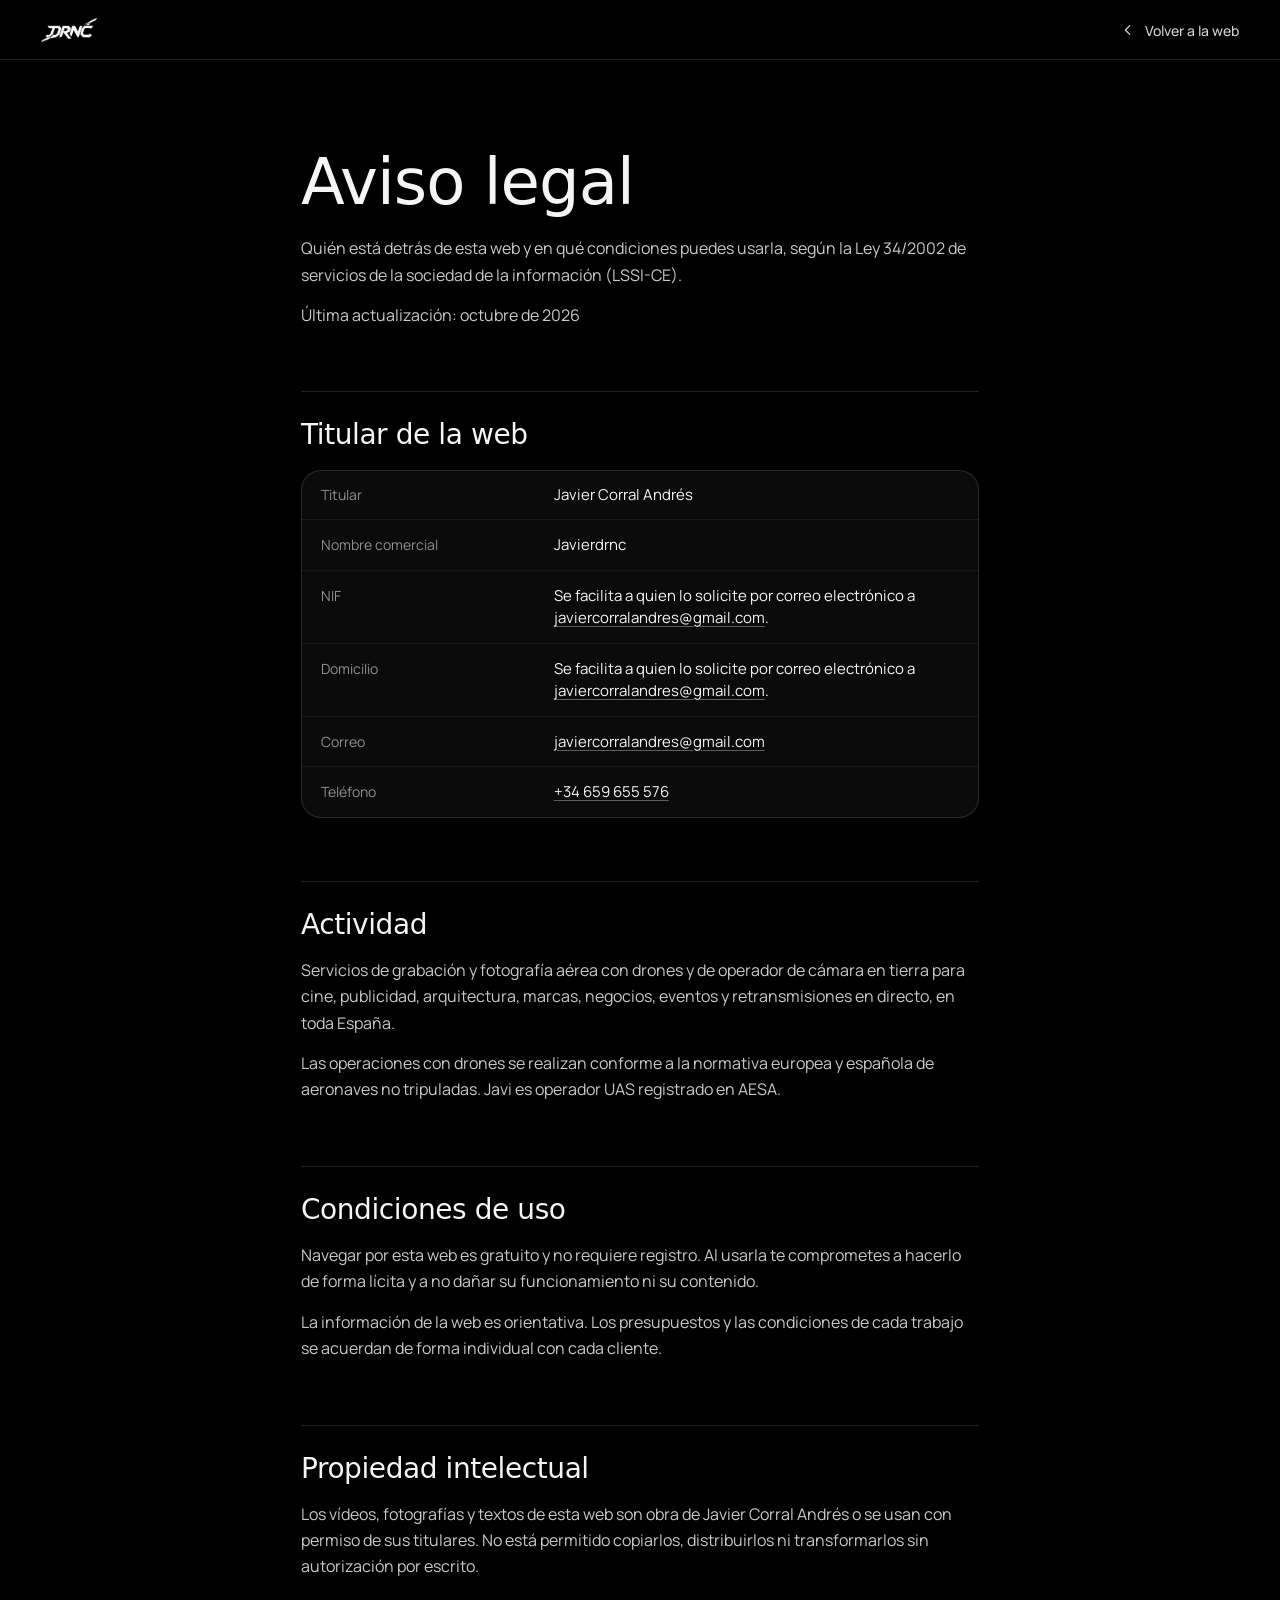
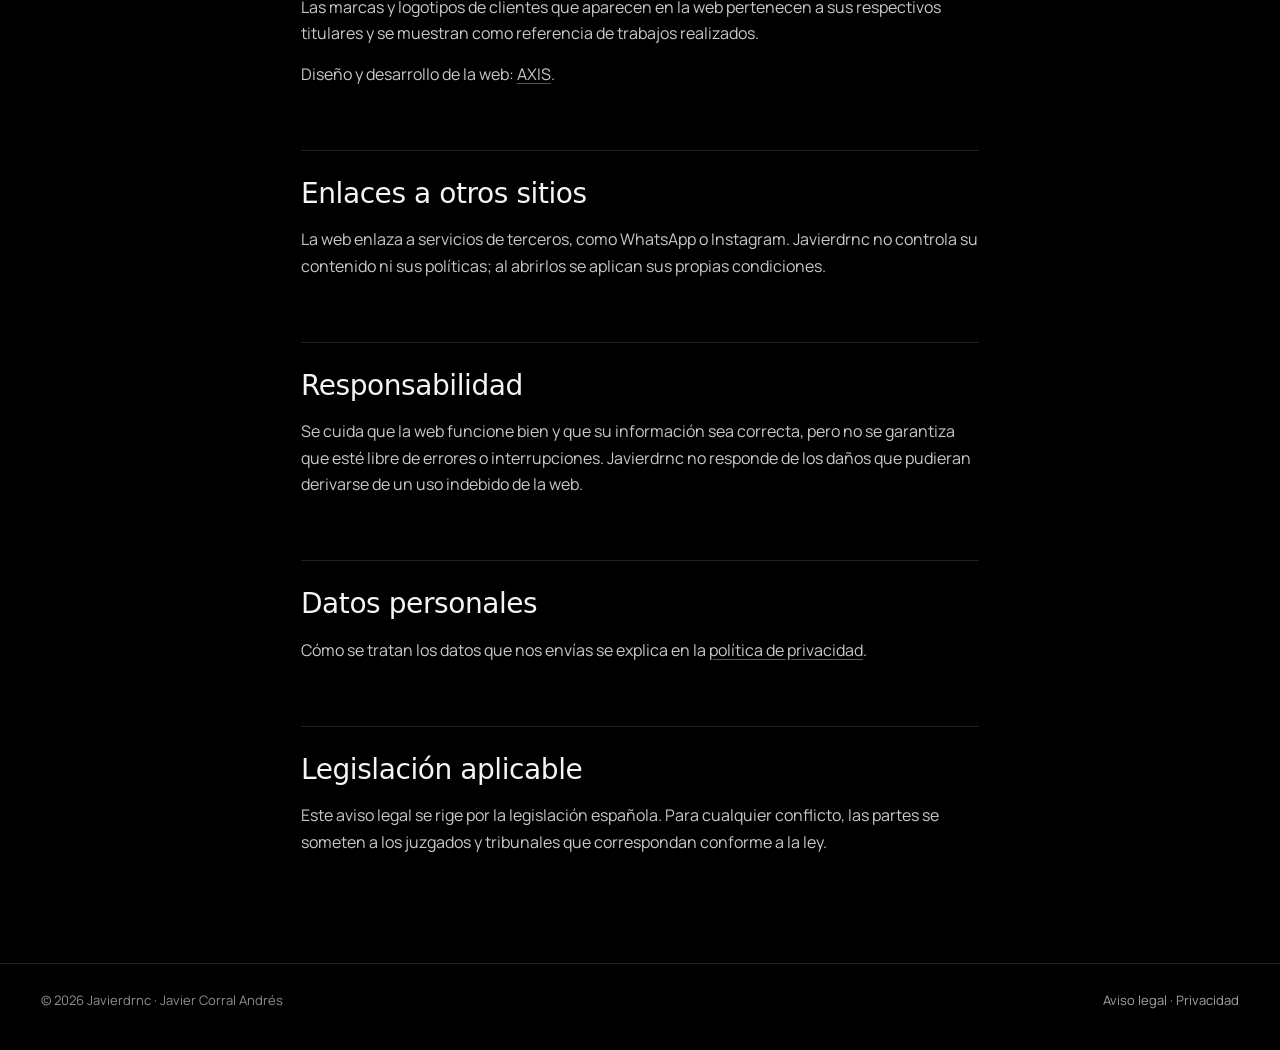
<file: aviso-legal.html>
<!doctype html>
<html lang="es">
<head>
  <meta charset="utf-8">
  <meta name="viewport" content="width=device-width, initial-scale=1, viewport-fit=cover">
  <title>Aviso legal — Javierdrnc</title>
  <meta name="description" content="Aviso legal de Javierdrnc, piloto de drones y operador de cámara.">
  <meta name="robots" content="noindex, follow">
  <link rel="canonical" href="https://javierdrnc.com/aviso-legal.html">
  <meta name="theme-color" content="#000000">
  <link rel="icon" type="image/png" sizes="32x32" href="favicon-32.png">
  <link rel="apple-touch-icon" href="apple-touch-icon.png">
  <link rel="preconnect" href="https://fonts.googleapis.com">
  <link rel="preconnect" href="https://fonts.gstatic.com" crossorigin>
  <link rel="preconnect" href="https://api.fontshare.com" crossorigin>
  <link href="https://api.fontshare.com/v2/css?f[]=clash-display@300,400&display=swap" rel="stylesheet">
  <link href="https://fonts.googleapis.com/css2?family=Fragment+Mono&family=Manrope:wght@300;400;500;600&display=swap" rel="stylesheet">
  <link rel="stylesheet" href="css/style.css?v=20261028i">
  <link rel="stylesheet" href="css/legal.css?v=20261028i">
</head>
<body>
  <header class="legal-nav">
    <a href="index.html" aria-label="Javierdrnc, inicio"><img class="nav__logo" src="assets/img/logo-javierdrnc-mini.png" alt="Javierdrnc" width="570" height="242"></a>
    <a class="legal-back" href="index.html"><svg viewBox="0 0 16 16" aria-hidden="true" fill="none" stroke="currentColor" stroke-width="1.5" stroke-linecap="round" stroke-linejoin="round"><path d="M10 3 5 8l5 5"/></svg>Volver a la web</a>
  </header>
  <main class="legal">
    <h1 class="legal__title">Aviso legal</h1>
    <p class="legal__intro">Quién está detrás de esta web y en qué condiciones puedes usarla, según la Ley 34/2002 de servicios de la sociedad de la información (LSSI-CE).</p>
    <p class="legal__updated">Última actualización: octubre de 2026</p>

    <section>
      <h2>Titular de la web</h2>
    <dl class="legal-card">
      <div><dt>Titular</dt><dd>Javier Corral Andrés</dd></div>
      <div><dt>Nombre comercial</dt><dd>Javierdrnc</dd></div>
      <div><dt>NIF</dt><dd>Se facilita a quien lo solicite por correo electrónico a <a href="mailto:javiercorralandres@gmail.com">javiercorralandres@gmail.com</a>.</dd></div>
      <div><dt>Domicilio</dt><dd>Se facilita a quien lo solicite por correo electrónico a <a href="mailto:javiercorralandres@gmail.com">javiercorralandres@gmail.com</a>.</dd></div>
      <div><dt>Correo</dt><dd><a href="mailto:javiercorralandres@gmail.com">javiercorralandres@gmail.com</a></dd></div>
      <div><dt>Teléfono</dt><dd><a href="tel:+34659655576">+34 659 655 576</a></dd></div>
    </dl>
    </section>

    <section>
      <h2>Actividad</h2>
      <p>Servicios de grabación y fotografía aérea con drones y de operador de cámara en tierra para cine, publicidad, arquitectura, marcas, negocios, eventos y retransmisiones en directo, en toda España.</p>
      <p>Las operaciones con drones se realizan conforme a la normativa europea y española de aeronaves no tripuladas. Javi es operador UAS registrado en AESA.</p>
    </section>

    <section>
      <h2>Condiciones de uso</h2>
      <p>Navegar por esta web es gratuito y no requiere registro. Al usarla te comprometes a hacerlo de forma lícita y a no dañar su funcionamiento ni su contenido.</p>
      <p>La información de la web es orientativa. Los presupuestos y las condiciones de cada trabajo se acuerdan de forma individual con cada cliente.</p>
    </section>

    <section>
      <h2>Propiedad intelectual</h2>
      <p>Los vídeos, fotografías y textos de esta web son obra de Javier Corral Andrés o se usan con permiso de sus titulares. No está permitido copiarlos, distribuirlos ni transformarlos sin autorización por escrito.</p>
      <p>Las marcas y logotipos de clientes que aparecen en la web pertenecen a sus respectivos titulares y se muestran como referencia de trabajos realizados.</p>
      <p>Diseño y desarrollo de la web: <a href="https://www.axisagencia.es" target="_blank" rel="noopener">AXIS</a>.</p>
    </section>

    <section>
      <h2>Enlaces a otros sitios</h2>
      <p>La web enlaza a servicios de terceros, como WhatsApp o Instagram. Javierdrnc no controla su contenido ni sus políticas; al abrirlos se aplican sus propias condiciones.</p>
    </section>

    <section>
      <h2>Responsabilidad</h2>
      <p>Se cuida que la web funcione bien y que su información sea correcta, pero no se garantiza que esté libre de errores o interrupciones. Javierdrnc no responde de los daños que pudieran derivarse de un uso indebido de la web.</p>
    </section>

    <section>
      <h2>Datos personales</h2>
      <p>Cómo se tratan los datos que nos envías se explica en la <a href="privacidad.html">política de privacidad</a>.</p>
    </section>

    <section>
      <h2>Legislación aplicable</h2>
      <p>Este aviso legal se rige por la legislación española. Para cualquier conflicto, las partes se someten a los juzgados y tribunales que correspondan conforme a la ley.</p>
    </section>
  </main>
  <footer class="legal-foot">
    <p>© 2026 Javierdrnc · Javier Corral Andrés</p>
    <p><a href="aviso-legal.html">Aviso legal</a> · <a href="privacidad.html">Privacidad</a></p>
  </footer>
</body>
</html>
</file>
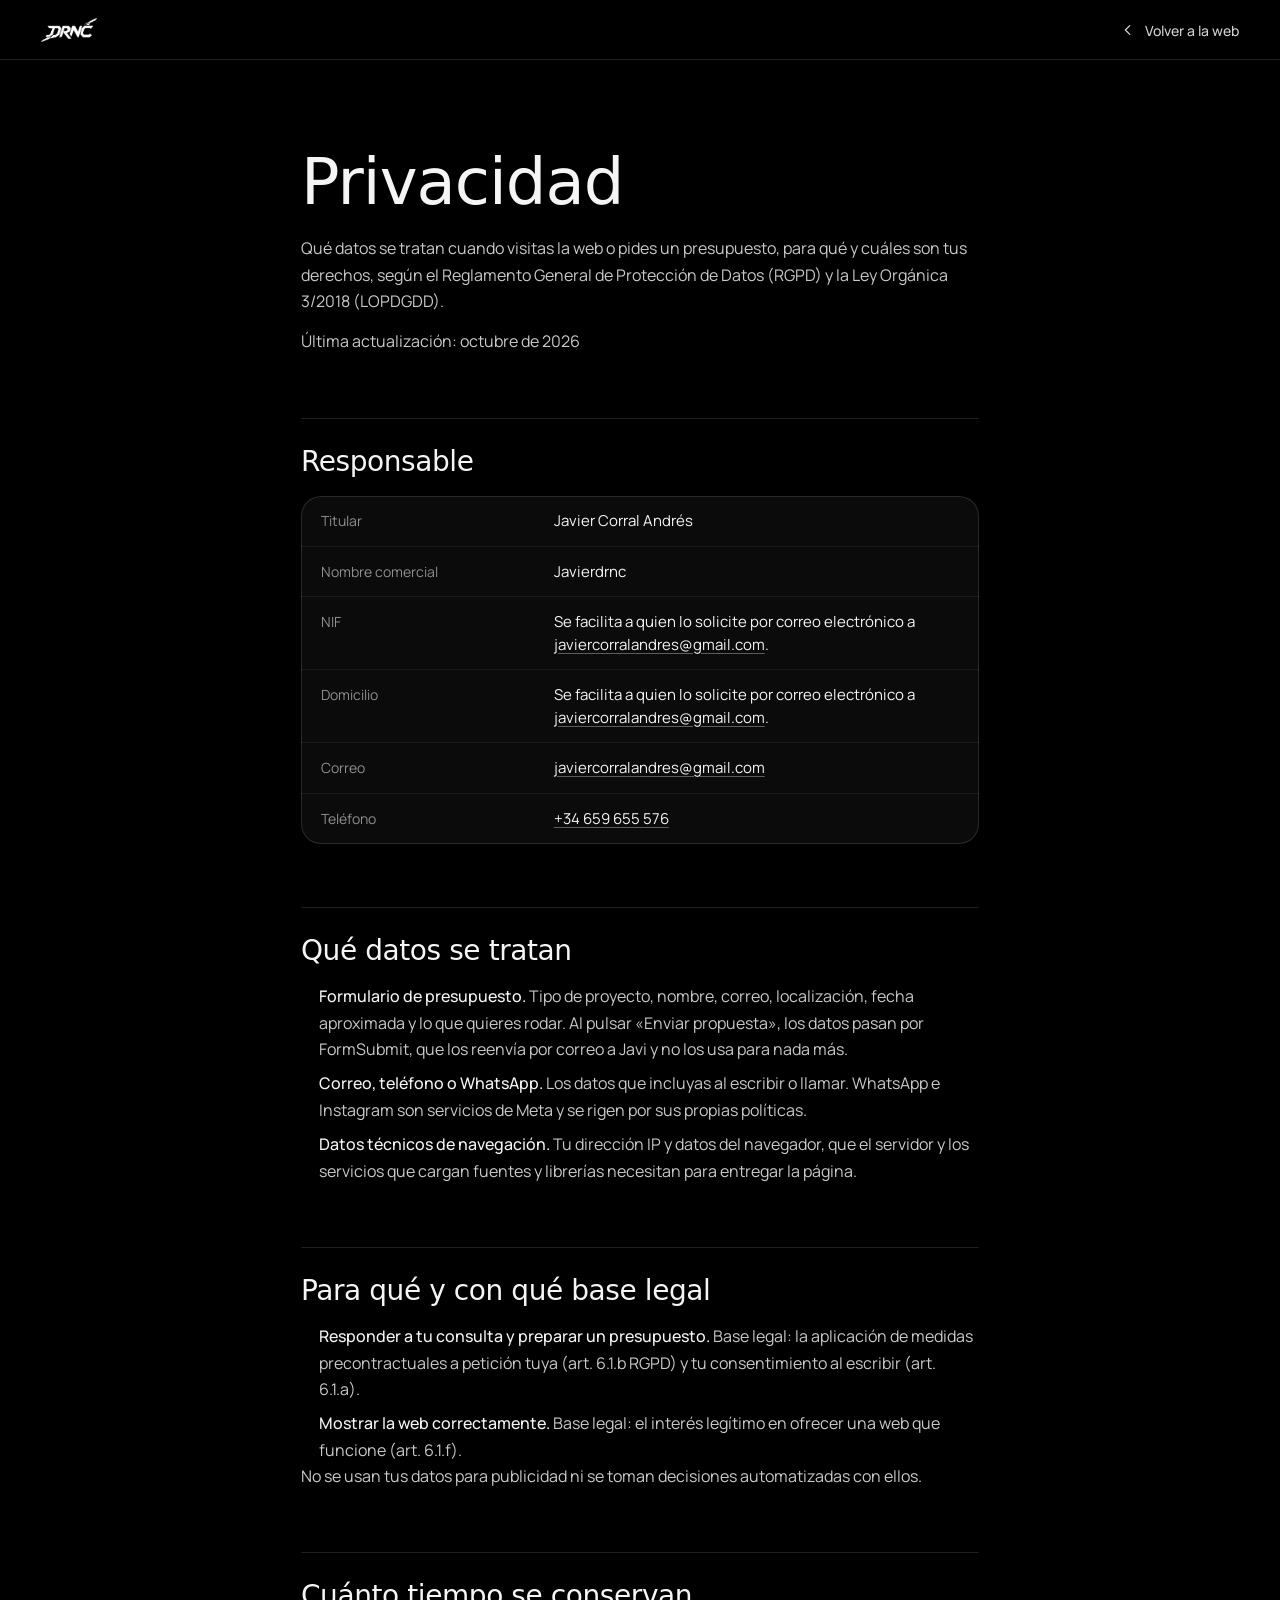
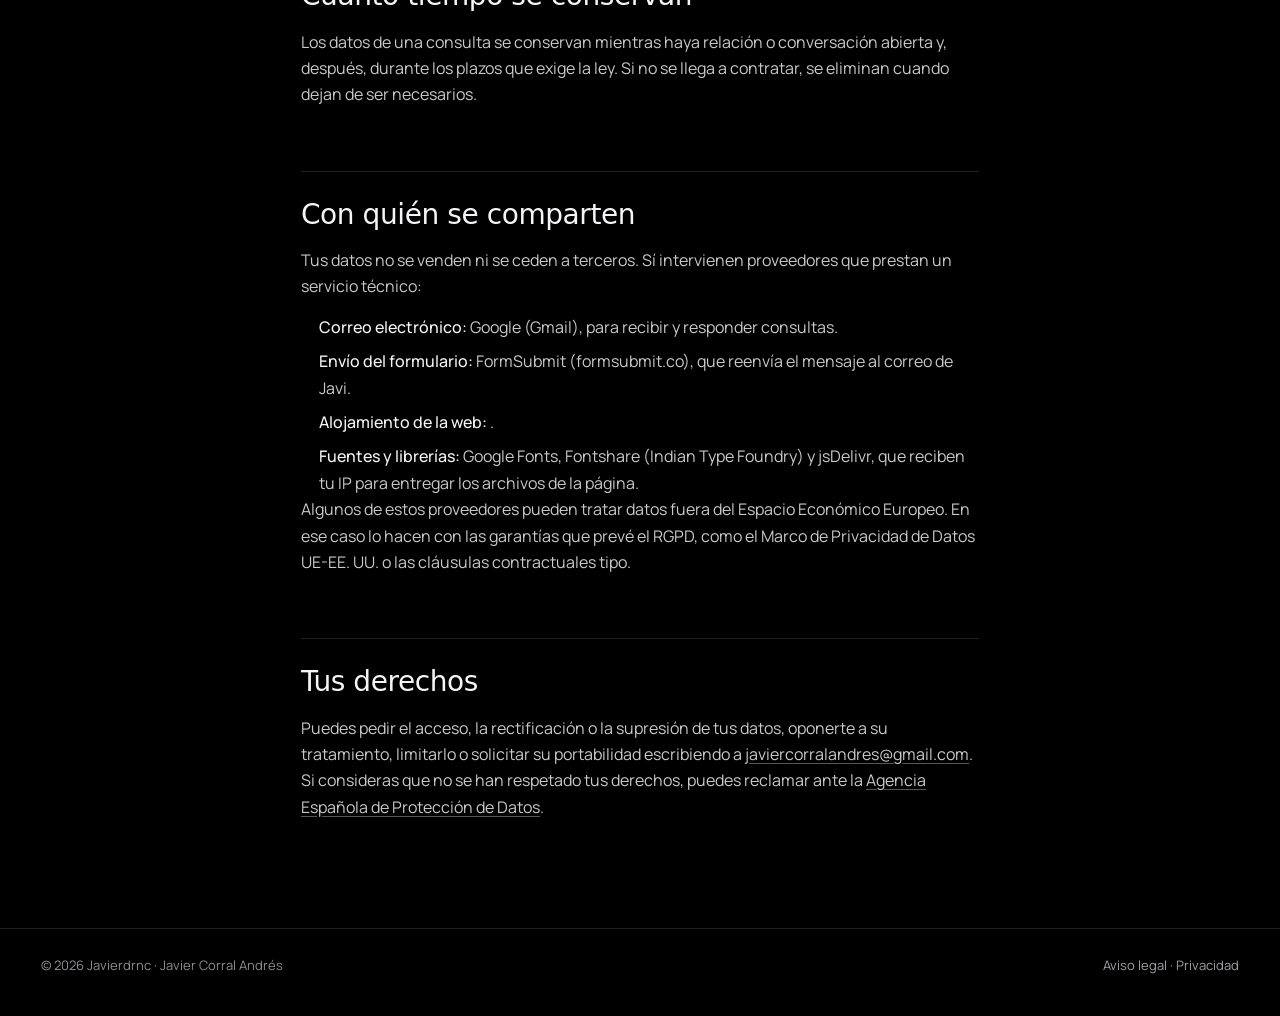
<file: privacidad.html>
<!doctype html>
<html lang="es">
<head>
  <meta charset="utf-8">
  <meta name="viewport" content="width=device-width, initial-scale=1, viewport-fit=cover">
  <title>Privacidad — Javierdrnc</title>
  <meta name="description" content="Política de privacidad de Javierdrnc.">
  <meta name="robots" content="noindex, follow">
  <link rel="canonical" href="https://javierdrnc.com/privacidad.html">
  <meta name="theme-color" content="#000000">
  <link rel="icon" type="image/png" sizes="32x32" href="favicon-32.png">
  <link rel="apple-touch-icon" href="apple-touch-icon.png">
  <link rel="preconnect" href="https://fonts.googleapis.com">
  <link rel="preconnect" href="https://fonts.gstatic.com" crossorigin>
  <link rel="preconnect" href="https://api.fontshare.com" crossorigin>
  <link href="https://api.fontshare.com/v2/css?f[]=clash-display@300,400&display=swap" rel="stylesheet">
  <link href="https://fonts.googleapis.com/css2?family=Fragment+Mono&family=Manrope:wght@300;400;500;600&display=swap" rel="stylesheet">
  <link rel="stylesheet" href="css/style.css?v=20261028i">
  <link rel="stylesheet" href="css/legal.css?v=20261028i">
</head>
<body>
  <header class="legal-nav">
    <a href="index.html" aria-label="Javierdrnc, inicio"><img class="nav__logo" src="assets/img/logo-javierdrnc-mini.png" alt="Javierdrnc" width="570" height="242"></a>
    <a class="legal-back" href="index.html"><svg viewBox="0 0 16 16" aria-hidden="true" fill="none" stroke="currentColor" stroke-width="1.5" stroke-linecap="round" stroke-linejoin="round"><path d="M10 3 5 8l5 5"/></svg>Volver a la web</a>
  </header>
  <main class="legal">
    <h1 class="legal__title">Privacidad</h1>
    <p class="legal__intro">Qué datos se tratan cuando visitas la web o pides un presupuesto, para qué y cuáles son tus derechos, según el Reglamento General de Protección de Datos (RGPD) y la Ley Orgánica 3/2018 (LOPDGDD).</p>
    <p class="legal__updated">Última actualización: octubre de 2026</p>

    <section>
      <h2>Responsable</h2>
    <dl class="legal-card">
      <div><dt>Titular</dt><dd>Javier Corral Andrés</dd></div>
      <div><dt>Nombre comercial</dt><dd>Javierdrnc</dd></div>
      <div><dt>NIF</dt><dd>Se facilita a quien lo solicite por correo electrónico a <a href="mailto:javiercorralandres@gmail.com">javiercorralandres@gmail.com</a>.</dd></div>
      <div><dt>Domicilio</dt><dd>Se facilita a quien lo solicite por correo electrónico a <a href="mailto:javiercorralandres@gmail.com">javiercorralandres@gmail.com</a>.</dd></div>
      <div><dt>Correo</dt><dd><a href="mailto:javiercorralandres@gmail.com">javiercorralandres@gmail.com</a></dd></div>
      <div><dt>Teléfono</dt><dd><a href="tel:+34659655576">+34 659 655 576</a></dd></div>
    </dl>
    </section>

    <section>
      <h2>Qué datos se tratan</h2>
      <ul>
        <li><strong>Formulario de presupuesto.</strong> Tipo de proyecto, nombre, correo, localización, fecha aproximada y lo que quieres rodar. Al pulsar «Enviar propuesta», los datos pasan por FormSubmit, que los reenvía por correo a Javi y no los usa para nada más.</li>
        <li><strong>Correo, teléfono o WhatsApp.</strong> Los datos que incluyas al escribir o llamar. WhatsApp e Instagram son servicios de Meta y se rigen por sus propias políticas.</li>
        <li><strong>Datos técnicos de navegación.</strong> Tu dirección IP y datos del navegador, que el servidor y los servicios que cargan fuentes y librerías necesitan para entregar la página.</li>
      </ul>
    </section>

    <section>
      <h2>Para qué y con qué base legal</h2>
      <ul>
        <li><strong>Responder a tu consulta y preparar un presupuesto.</strong> Base legal: la aplicación de medidas precontractuales a petición tuya (art. 6.1.b RGPD) y tu consentimiento al escribir (art. 6.1.a).</li>
        <li><strong>Mostrar la web correctamente.</strong> Base legal: el interés legítimo en ofrecer una web que funcione (art. 6.1.f).</li>
      </ul>
      <p>No se usan tus datos para publicidad ni se toman decisiones automatizadas con ellos.</p>
    </section>

    <section>
      <h2>Cuánto tiempo se conservan</h2>
      <p>Los datos de una consulta se conservan mientras haya relación o conversación abierta y, después, durante los plazos que exige la ley. Si no se llega a contratar, se eliminan cuando dejan de ser necesarios.</p>
    </section>

    <section>
      <h2>Con quién se comparten</h2>
      <p>Tus datos no se venden ni se ceden a terceros. Sí intervienen proveedores que prestan un servicio técnico:</p>
      <ul>
        <li><strong>Correo electrónico:</strong> Google (Gmail), para recibir y responder consultas.</li>
        <li><strong>Envío del formulario:</strong> FormSubmit (formsubmit.co), que reenvía el mensaje al correo de Javi.</li>
        <li><strong>Alojamiento de la web:</strong> <span class="pending">Cloudflare, pendiente de confirmar</span>.</li>
        <li><strong>Fuentes y librerías:</strong> Google Fonts, Fontshare (Indian Type Foundry) y jsDelivr, que reciben tu IP para entregar los archivos de la página.</li>
      </ul>
      <p>Algunos de estos proveedores pueden tratar datos fuera del Espacio Económico Europeo. En ese caso lo hacen con las garantías que prevé el RGPD, como el Marco de Privacidad de Datos UE-EE. UU. o las cláusulas contractuales tipo.</p>
    </section>

    <section>
      <h2>Tus derechos</h2>
      <p>Puedes pedir el acceso, la rectificación o la supresión de tus datos, oponerte a su tratamiento, limitarlo o solicitar su portabilidad escribiendo a <a href="mailto:javiercorralandres@gmail.com">javiercorralandres@gmail.com</a>. Si consideras que no se han respetado tus derechos, puedes reclamar ante la <a href="https://www.aepd.es" target="_blank" rel="noopener">Agencia Española de Protección de Datos</a>.</p>
    </section>

  </main>
  <footer class="legal-foot">
    <p>© 2026 Javierdrnc · Javier Corral Andrés</p>
    <p><a href="aviso-legal.html">Aviso legal</a> · <a href="privacidad.html">Privacidad</a></p>
  </footer>
</body>
</html>
</file>
<file: css/style.css>
/* =========================================================
   JAVI — Cinematografía aérea
   Proyección privada × banco de óptica
   ========================================================= */

:root {
  /* Superficies */
  --void: #000000;
  --ink: #0b0b0c;
  --carbon: #161617;
  --steel: #2a2a2d;
  --hair: rgba(255, 255, 255, 0.12);
  --hair-strong: rgba(255, 255, 255, 0.22);

  /* Texto */
  --porcelain: #f5f5f7;
  --ash: #8e8e93;
  --smoke: #a1a1a6;

  /* Acción y lectura técnica */
  --cream: #f5f5f0;
  --optic: #f3d36b;

  /* Tipografía */
  --sans: "Manrope", ui-sans-serif, system-ui, -apple-system, "Segoe UI", sans-serif;
  --serif: "Source Serif 4", "Iowan Old Style", Georgia, serif;
  --mono: "Fragment Mono", ui-monospace, "SF Mono", Menlo, monospace;

  /* Ritmo */
  --gutter: clamp(16px, 3.2vw, 44px);
  --max: 1320px;
  --r-media: 28px;
  --r-panel: 36px;

  /* Movimiento */
  --ease: cubic-bezier(0.625, 0.05, 0, 1);
  --ease-out: cubic-bezier(0.16, 1, 0.3, 1);
  /* Interfaz (v2): respuesta inmediata en pulsaciones, hovers y modales */
  --ease-ui: cubic-bezier(0.23, 1, 0.32, 1);
  --t-press: 160ms;
  --t-hover: 200ms;

  --shadow-cream: 0 4px 20px rgba(0, 0, 0, 0.15);
  --shadow-glass: 0 10px 30px rgba(0, 0, 0, 0.35), inset 0 1px 0 rgba(255, 255, 255, 0.08);

  color-scheme: dark;
}

*,
*::before,
*::after { box-sizing: border-box; }

html {
  -webkit-text-size-adjust: 100%;
  text-size-adjust: 100%;
  background: var(--void);
  scrollbar-color: #3a3a3c var(--void);
  scrollbar-width: thin;
}

html.lenis, html.lenis body { height: auto; }
.lenis.lenis-smooth { scroll-behavior: auto !important; }
.lenis.lenis-stopped { overflow: hidden; }

body {
  margin: 0;
  background: var(--void);
  color: var(--porcelain);
  font-family: var(--sans);
  font-size: 16px;
  line-height: 1.5;
  font-weight: 400;
  -webkit-font-smoothing: antialiased;
  -moz-osx-font-smoothing: grayscale;
  text-rendering: optimizeLegibility;
  overflow-x: clip;
}

::selection { background: var(--cream); color: #000; }
::-webkit-scrollbar { width: 10px; }
::-webkit-scrollbar-track { background: var(--void); }
::-webkit-scrollbar-thumb { background: #2c2c2e; border-radius: 10px; border: 3px solid var(--void); }
::-webkit-scrollbar-thumb:hover { background: #48484a; }

img, video, canvas, svg { display: block; max-width: 100%; }
a { color: inherit; text-decoration: none; }
button { font: inherit; color: inherit; background: none; border: 0; padding: 0; cursor: pointer; }
a, button, label { -webkit-tap-highlight-color: transparent; }
input, textarea { font: inherit; color: inherit; caret-color: var(--cream); }
h1, h2, h3, p, figure, ol, ul, dl, dd { margin: 0; }
ol, ul { padding: 0; list-style: none; }

:focus-visible {
  outline: 2px solid var(--cream);
  outline-offset: 3px;
  border-radius: 6px;
}

.skip {
  position: fixed; top: 12px; left: 12px; z-index: 200;
  padding: 10px 16px; border-radius: 999px;
  background: var(--cream); color: #000; font-weight: 500;
  transform: translateY(-160%);
  transition: transform 0.2s var(--ease-ui);
}
.skip:focus { transform: none; }

.wrap {
  width: 100%;
  max-width: calc(var(--max) + var(--gutter) * 2);
  margin-inline: auto;
  padding-inline: var(--gutter);
}

.mono {
  font-family: var(--mono);
  font-size: 12px;
  letter-spacing: 0.02em;
  font-feature-settings: "tnum" on, "zero" on;
}
.muted { color: var(--ash); }

/* ---------- Tipografía ---------- */

.display {
  font-size: clamp(3.25rem, 8.6vw, 7.5rem);
  line-height: 0.98;
  font-weight: 500;
  letter-spacing: -0.04em;
}
.h2 {
  font-size: clamp(2.25rem, 5vw, 4.25rem);
  line-height: 1.04;
  font-weight: 300;
  letter-spacing: -0.035em;
  text-wrap: balance;
}
.h3 { font-size: clamp(1.5rem, 2.4vw, 2rem); font-weight: 400; line-height: 1.15; letter-spacing: -0.025em; }

.lede {
  font-size: clamp(1.0625rem, 1.3vw, 1.25rem);
  line-height: 1.5;
  color: var(--smoke);
  max-width: 44ch;
  text-wrap: pretty;
}

/* ---------- Tipografía de titulares (v2) ----------
   Elegida con el panel de prueba (26-10-2026): titulares en Clash Display fina, textos en Manrope
   y la palabra con carga emocional en la misma letra, tintada en arena. */
:root {
  --font-title: "Clash Display", ui-sans-serif, system-ui, sans-serif;
  --em: #cdbb9c;
}
:is(.display, .h2, .h3, .statement__text, .panel__title, .optic__title, .wide__title, .mcard__title, .craft__name, .foot__word) {
  font-family: var(--font-title); font-weight: 300; letter-spacing: -0.015em;
}

/* Palabra destacada */
em.serif { font-style: normal; color: var(--em); }

/* Cabecera: Clash Display semi */
.nav__links a, .cta__label { font-family: var(--font-title); font-weight: 600; }

/* ---------- Botones y chips ---------- */

.btn {
  --h: 44px;
  display: inline-flex; align-items: center; justify-content: center; gap: 8px;
  height: var(--h);
  padding: 0 22px;
  border-radius: 999px;
  font-size: 15px; font-weight: 500; letter-spacing: -0.005em;
  white-space: nowrap;
  transition: transform var(--t-press) var(--ease-ui), background-color var(--t-hover) ease, box-shadow var(--t-hover) ease, color var(--t-hover) ease;
}
.btn svg { width: 14px; height: 14px; transition: transform var(--t-hover) var(--ease-ui); }
.btn--cream { background: var(--cream); color: #000; box-shadow: var(--shadow-cream); }
.btn--cream:active { transform: scale(0.97); }
.btn--sm { --h: 36px; padding: 0 16px; font-size: 14px; }
.btn--lg { --h: 54px; padding: 0 30px; font-size: 16px; }

.chip {
  position: absolute; top: 18px; right: 18px; z-index: 3;
  padding: 7px 14px;
  border-radius: 999px;
  font-size: 11px; font-weight: 500; letter-spacing: 0.06em; text-transform: uppercase;
  background: rgba(18, 18, 20, 0.42);
  -webkit-backdrop-filter: blur(20px) saturate(1.4);
  backdrop-filter: blur(20px) saturate(1.4);
  box-shadow: var(--shadow-glass);
  text-shadow: 0 1px 8px rgba(0, 0, 0, 0.35);
}
.chip--static { position: static; display: inline-block; margin-bottom: 18px; }

/* ---------- Medios ---------- */

.media {
  position: absolute; inset: 0;
  width: 100%; height: 100%;
  object-fit: cover;
  background: var(--ink);
}

/* ---------- NAV ---------- */

.nav {
  position: fixed; inset: 0 0 auto 0; z-index: 50;
  display: grid; grid-template-columns: 1fr auto 1fr; align-items: center;
  padding: 18px var(--gutter);
  transition: transform 0.4s var(--ease-ui), background-color 0.3s ease, backdrop-filter 0.3s ease;
}
.nav::after {
  content: ""; position: absolute; inset: auto 0 0 0; height: 1px;
  background: var(--hair); opacity: 0; transition: opacity 0.3s ease;
}
.nav.is-solid {
  background: rgba(0, 0, 0, 0.62);
  -webkit-backdrop-filter: blur(22px) saturate(1.5);
  backdrop-filter: blur(22px) saturate(1.5);
}
.nav.is-solid::after { opacity: 1; }
.nav.is-hidden { transform: translateY(-100%); }

.nav__brand { display: inline-flex; align-items: center; gap: 10px; justify-self: start; }
.nav__logo { display: block; height: 26px; width: auto; }

.nav__links { display: flex; gap: clamp(18px, 2.4vw, 36px); }
.nav__links a {
  font-size: 15px; color: rgba(245, 245, 247, 0.72);
  transition: color var(--t-hover) ease;
  position: relative;
}
.nav__links a::after {
  content: ""; position: absolute; left: 0; right: 0; bottom: -6px; height: 1px;
  background: currentColor; transform: scaleX(0); transform-origin: right;
  transition: transform 0.25s var(--ease-ui);
}
.nav__links a.is-active { color: var(--porcelain); }
.nav__links a.is-active::after { transform: scaleX(1); transform-origin: left; }
.nav__cta { justify-self: end; }

/* Botón de la nav: la acción principal, siempre legible. El diafragma de la marca
   gira al pasar el ratón o al pulsarlo; en móvil el texto se acorta a "Presupuesto" */
.cta { display: inline-flex; align-items: center; gap: 12px; height: 42px; color: var(--porcelain); white-space: nowrap; }
.cta__mark { width: 32px; height: 32px; flex: none; transition: transform 0.8s var(--ease-ui), opacity var(--t-press) ease; }
.cta.is-open .cta__mark { transform: rotate(135deg); }
.cta:active .cta__mark { opacity: 0.7; }
.cta__label {
  font-size: 14px; letter-spacing: -0.01em;
  text-shadow: 0 1px 10px rgba(0, 0, 0, 0.6);
}
.cta__short { display: none; }
/* El texto del CTA está oculto: con ratón aparece al pasar por encima (o al enfocarlo con teclado);
   en táctil aparece con el primer toque (.is-revealed) y el segundo lleva al formulario. */
.cta__label { opacity: 0; transform: translateX(6px); transition: opacity 0.22s var(--ease-ui), transform 0.22s var(--ease-ui); }
.cta:focus-visible .cta__label, .cta.is-revealed .cta__label { opacity: 1; transform: none; }
.cta.is-revealed .cta__mark { transform: rotate(135deg); }

/* ---------- HERO ---------- */

.hero {
  position: sticky; top: 0;
  height: 100svh;
  min-height: 560px;
  z-index: 0;
  overflow: hidden;
  background: var(--void);
}
.hero__stage {
  position: absolute; inset: 0;
  transform-origin: 50% 0%;
  will-change: transform, filter;
}
.hero__reel { position: absolute; inset: 0; overflow: hidden; background: var(--ink); }
.hero__reel video {
  position: absolute; inset: 0; width: 100%; height: 100%;
  object-fit: cover;
  opacity: 0;
  transform: scale(1.06);
  transition: opacity 0.45s linear;
}
.hero__reel video.is-on { opacity: 1; animation: slowpush 9s linear forwards; }
@keyframes slowpush { from { transform: scale(1.07); } to { transform: scale(1); } }
.hero__reel .hero__poster { position: absolute; inset: 0; width: 100%; height: 100%; object-fit: cover; }

.hero__scrim {
  position: absolute; inset: 0; pointer-events: none;
  background:
    linear-gradient(to bottom, rgba(0, 0, 0, 0.45) 0%, rgba(0, 0, 0, 0) 18%),
    linear-gradient(to top, rgba(0, 0, 0, 0.72) 0%, rgba(0, 0, 0, 0.4) 24%, rgba(0, 0, 0, 0) 50%);
}

.hero__content {
  position: absolute; right: var(--gutter); bottom: clamp(28px, 5.5vh, 56px);
  max-width: min(340px, calc(100% - var(--gutter) * 2));
}
.hero__phrase {
  font-size: 15px; line-height: 1.5; color: rgba(245, 245, 247, 0.94);
  text-align: right; text-wrap: balance;
  text-shadow: 0 1px 14px rgba(0, 0, 0, 0.6);
}
.sr-only {
  position: absolute; width: 1px; height: 1px; padding: 0; margin: -1px;
  overflow: hidden; clip: rect(0 0 0 0); white-space: nowrap; border: 0;
}
.hero__title .line { display: block; }
.hero__side { display: flex; align-items: flex-end; gap: 28px; max-width: 470px; padding-bottom: 10px; }
.hero__lede { font-size: 15px; line-height: 1.5; color: rgba(245, 245, 247, 0.82); max-width: 32ch; }

.hero__meta {
  position: absolute; top: 92px; left: var(--gutter); right: var(--gutter);
  display: flex; justify-content: space-between;
  color: rgba(245, 245, 247, 0.62);
  pointer-events: none;
}

.playbtn { display: inline-flex; align-items: center; gap: 14px; flex: none; text-align: left; }
.playbtn__ring {
  position: relative;
  width: 64px; height: 64px; border-radius: 50%;
  display: grid; place-items: center;
  border: 1px solid rgba(255, 255, 255, 0.75);
  background: rgba(255, 255, 255, 0.08);
  -webkit-backdrop-filter: blur(16px);
  backdrop-filter: blur(16px);
  transition: transform var(--t-press) var(--ease-ui), background-color var(--t-hover) ease;
}
.playbtn__ring::after {
  content: ""; position: absolute; inset: -7px; border-radius: 50%;
  border: 1px solid rgba(255, 255, 255, 0.25);
  transform: scale(0.85); opacity: 0;
  transition: transform 0.3s var(--ease-ui), opacity 0.3s var(--ease-ui);
}
.playbtn__ring svg { width: 22px; height: 22px; margin-left: 2px; }
.playbtn:active .playbtn__ring { transform: scale(0.95); }
.playbtn__label { font-size: 13px; line-height: 1.3; letter-spacing: 0.04em; text-transform: uppercase; text-shadow: 0 1px 12px rgba(0, 0, 0, 0.5); }
.playbtn__label .muted { color: rgba(245, 245, 247, 0.78); }

/* Entrada (solo con JS) */
.js .is-loading .hero__phrase,
.js .is-loading .hero__meta,
.js .is-loading .nav { opacity: 0; }

/* ---------- STATEMENT ---------- */

.statement {
  position: relative; z-index: 2;
  background: var(--void);
  padding: clamp(120px, 22vh, 240px) 0 clamp(80px, 12vh, 140px);
  box-shadow: 0 -60px 80px 20px rgba(0, 0, 0, 0.9);
}
.statement__text {
  margin-inline: auto;
  max-width: 24ch;
  text-align: center;
  font-size: clamp(1.75rem, 3.3vw, 2.875rem);
  line-height: 1.24;
  font-weight: 300;
  letter-spacing: -0.03em;
  text-wrap: balance;
}
[data-blur-words] .w { display: inline-block; will-change: filter, opacity; }

.duo {
  display: grid; grid-template-columns: 1fr 1fr; gap: 20px;
  margin-top: clamp(80px, 14vh, 160px);
  max-width: 1080px;
}
.mcard {
  position: relative; overflow: hidden;
  aspect-ratio: 4 / 5;
  border-radius: var(--r-media);
  background: var(--ink);
  isolation: isolate;
}
.mcard__media { position: absolute; inset: 0; }
.mcard__media .media { transition: transform 1.4s var(--ease); }
.mcard::after {
  content: ""; position: absolute; inset: 0; pointer-events: none; z-index: 1;
  background: linear-gradient(to top, rgba(0, 0, 0, 0.9) 0%, rgba(0, 0, 0, 0.72) 30%, rgba(0, 0, 0, 0.28) 52%, rgba(0, 0, 0, 0) 68%);
}
.mcard__body { position: absolute; left: 26px; right: 26px; bottom: 26px; z-index: 2; }
.mcard__title { font-size: clamp(1.4rem, 2vw, 1.75rem); line-height: 1.08; margin-bottom: 8px; }
.mcard__body p { font-size: 15px; color: rgba(245, 245, 247, 0.8); max-width: 34ch; margin-bottom: 18px; }

.wide {
  position: relative; overflow: hidden;
  margin: 20px auto 0; max-width: 1080px;
  aspect-ratio: 2.1 / 1;
  border-radius: var(--r-media);
  background: var(--ink);
  isolation: isolate;
}
.wide__media { position: absolute; inset: -8% 0; }
.wide::after {
  content: ""; position: absolute; inset: 0; z-index: 1; pointer-events: none;
  background: linear-gradient(90deg, rgba(0, 0, 0, 0.72) 0%, rgba(0, 0, 0, 0.2) 50%, rgba(0, 0, 0, 0) 70%);
}
.wide__body { position: absolute; left: clamp(22px, 4vw, 52px); bottom: clamp(22px, 4vw, 48px); z-index: 2; max-width: 420px; }
.wide__title { font-size: clamp(1.75rem, 3.2vw, 2.75rem); line-height: 1.08; margin-bottom: 12px; }
.wide__body p { font-size: 15px; color: rgba(245, 245, 247, 0.8); }

/* ---------- TRABAJO (paneles apilados) ---------- */

.work { position: relative; z-index: 2; background: var(--void); }
.work__intro { padding: clamp(100px, 18vh, 200px) var(--gutter) clamp(48px, 8vh, 96px); display: grid; gap: 22px; }
.work__intro .h2 { max-width: 14ch; }

.stack { position: relative; }
.panel-mark { height: 0; }
.panel {
  position: sticky; top: 0;
  height: 100svh; min-height: 560px;
  overflow: hidden;
  background: var(--void);
}
.panel__frame {
  position: absolute; inset: 0;
  overflow: hidden;
  clip-path: inset(0 round 0);
  transform-origin: 50% 40%;
  will-change: clip-path, transform, filter;
}
.panel__scrim {
  position: absolute; inset: 0; pointer-events: none;
  background:
    linear-gradient(to top, rgba(0, 0, 0, 0.84) 0%, rgba(0, 0, 0, 0.42) 34%, rgba(0, 0, 0, 0) 62%),
    linear-gradient(to bottom, rgba(0, 0, 0, 0.4) 0%, rgba(0, 0, 0, 0) 22%);
}
.panel__body {
  position: absolute; left: var(--gutter); bottom: clamp(32px, 7vh, 72px);
  max-width: min(640px, 82vw);
}
.panel__title {
  font-size: clamp(2rem, 4.4vw, 3.75rem);
  font-weight: 300; line-height: 1.04; letter-spacing: -0.035em;
  margin-bottom: 18px; text-wrap: balance;
  text-shadow: 0 2px 28px rgba(0, 0, 0, 0.4);
}
.panel__body p { font-size: clamp(15px, 1.15vw, 17px); color: rgba(245, 245, 247, 0.9); max-width: 46ch; text-shadow: 0 1px 14px rgba(0, 0, 0, 0.5); }
.panel__spec {
  /* deja libre la esquina del botón de WhatsApp */
  position: absolute; right: calc(var(--gutter) + 84px); bottom: clamp(32px, 7vh, 72px);
  display: grid; gap: 6px; text-align: right;
  color: rgba(245, 245, 247, 0.84);
  text-shadow: 0 1px 12px rgba(0, 0, 0, 0.6);
}
.panel__sector { font-family: var(--sans); font-size: 14px; letter-spacing: 0; color: var(--porcelain); margin-bottom: 4px; }

/* ---------- ÓPTICA 3D ---------- */

.optic { position: relative; z-index: 2; height: 560vh; background: var(--void); }
.optic__pin { position: sticky; top: 0; height: 100svh; overflow: hidden; }
.optic__canvas { position: absolute; inset: 0; width: 100%; height: 100%; }
.optic__vignette {
  position: absolute; inset: 0; pointer-events: none;
  background: radial-gradient(120% 90% at 50% 50%, rgba(0, 0, 0, 0) 55%, rgba(0, 0, 0, 0.75) 100%);
}
.optic__copy {
  position: absolute; left: 50%; transform: translateX(-50%);
  width: min(900px, calc(100% - var(--gutter) * 2));
  text-align: center; pointer-events: none;
}
.optic__copy--a { top: 50%; translate: 0 -50%; }
.optic__copy--b {
  left: auto; right: var(--gutter); transform: none;
  bottom: clamp(96px, 12vh, 120px); width: min(330px, 30vw);   /* por encima del botón flotante de llamada */
  text-align: left; opacity: 0;
  padding: 16px 18px 17px; border-radius: 16px;
  background: rgba(0, 0, 0, 0.5);
  -webkit-backdrop-filter: blur(18px);
  backdrop-filter: blur(18px);
  box-shadow: inset 0 0 0 1px rgba(255, 255, 255, 0.08);
}
.optic__copy--b .optic__big { margin: 0; font-size: clamp(1.125rem, 1.6vw, 1.5rem); }
/* Nota de la apertura: texto de lectura, pequeño y fino, con los valores en mono y amarillo de apertura */
.optic__note {
  margin: 0; font-family: var(--sans); font-size: 14px; font-weight: 400;
  line-height: 1.6; letter-spacing: 0.005em; color: rgba(245, 245, 247, 0.74);
  text-wrap: pretty;
}
.optic__val { font-family: var(--mono); font-size: 0.92em; letter-spacing: -0.01em; color: var(--optic); white-space: nowrap; }
.optic__copy--c { top: clamp(96px, 14vh, 150px); opacity: 0; }
.optic__title {
  font-size: clamp(2.75rem, 7vw, 6rem);
  font-weight: 500; line-height: 1; letter-spacing: -0.04em;
  text-shadow: 0 2px 40px rgba(0, 0, 0, 0.6);
}
.optic__title--sm { font-size: clamp(2.25rem, 5vw, 4.25rem); }
.optic__meta { margin-top: 18px; color: rgba(245, 245, 247, 0.72); }
.optic__big {
  font-size: clamp(1.25rem, 2.2vw, 1.875rem); line-height: 1.3; font-weight: 300; letter-spacing: -0.02em;
  max-width: 34ch; margin-inline: auto; color: rgba(245, 245, 247, 0.92);
  text-shadow: 0 2px 30px rgba(0, 0, 0, 0.7);
}
.optic__sub { margin: 16px auto 0; color: var(--smoke); font-size: clamp(15px, 1.2vw, 18px); max-width: 44ch; }

.optic__readout {
  position: absolute; left: var(--gutter); bottom: clamp(28px, 6vh, 56px);
  width: 240px; padding: 16px 18px;
  border-radius: 20px;
  background: rgba(22, 22, 23, 0.55);
  -webkit-backdrop-filter: blur(20px) saturate(1.3);
  backdrop-filter: blur(20px) saturate(1.3);
  box-shadow: var(--shadow-glass);
  color: var(--ash);
  opacity: 0;
}
.readout__row { display: flex; justify-content: space-between; align-items: baseline; padding: 3px 0; }
.readout__row b { font-weight: 500; color: var(--optic); font-size: 15px; }
.readout__scale { display: flex; justify-content: space-between; margin-top: 12px; padding-top: 10px; border-top: 1px solid var(--hair); }
.readout__scale i { font-style: normal; font-size: 11px; transition: color 0.25s linear; }
.readout__scale i.is-on { color: var(--optic); }

.optic__labels { position: absolute; inset: 0; pointer-events: none; }
/* Textos sobre el 3D en su propia capa: su opacidad, desenfoque y posición cambian en cada
   fotograma y, sin capa, se volverían a pintar enteros (con sus sombras grandes) a resolución retina */
.optic__copy, .optic__readout, .olabel { will-change: transform, opacity, filter; }
.olabel {
  position: absolute; left: 0; top: 0;
  display: flex; align-items: center; gap: 10px;
  opacity: 0;
  will-change: transform, opacity;
}
.olabel__line { width: 56px; height: 1px; background: linear-gradient(90deg, rgba(243, 211, 107, 0.9), rgba(245, 245, 247, 0.4)); }
.olabel__txt { font-family: var(--mono); font-size: 12px; color: var(--smoke); white-space: nowrap; }
.olabel__txt b { color: var(--porcelain); font-weight: 500; margin-right: 6px; }
.olabel::before {
  content: ""; width: 7px; height: 7px; border-radius: 50%;
  border: 1px solid var(--optic); flex: none; margin-left: -3.5px;
}
.optic__fallback { position: absolute; inset: auto var(--gutter) 40px; text-align: center; color: var(--ash); }

/* ---------- FICHA ---------- */

.specs { position: relative; z-index: 2; padding-block: clamp(40px, 8vh, 96px); background: var(--void); max-width: none; }
.specs > .specs__panel { max-width: var(--max); margin-inline: auto; }
.specs__panel {
  border-radius: var(--r-panel);
  background: linear-gradient(#161617, #000 420px);
  padding: clamp(28px, 5vw, 72px);
  box-shadow: inset 0 0 0 1px rgba(255, 255, 255, 0.06);
}
.specs__title { max-width: 16ch; margin-bottom: clamp(36px, 6vh, 64px); }

.bento { display: grid; grid-template-columns: repeat(4, 1fr); grid-auto-rows: minmax(240px, auto); gap: 14px; }
.tile {
  position: relative; overflow: hidden;
  border-radius: var(--r-media);
  background: var(--void);
  padding: 28px;
  display: flex; flex-direction: column; justify-content: flex-end; gap: 10px;
  box-shadow: inset 0 0 0 1px rgba(255, 255, 255, 0.05);
}
.tile--video { grid-column: span 2; grid-row: span 2; }
.tile--wide { grid-column: 1 / -1; flex-direction: row; align-items: flex-end; justify-content: space-between; gap: 32px; min-height: 0; }
.tile--wide .focals { margin-bottom: 0; flex: 0 1 520px; }
.tile--wide .tile__note { max-width: 38ch; }
.tile--video::after {
  content: ""; position: absolute; inset: 0; pointer-events: none;
  background: linear-gradient(to top, rgba(0, 0, 0, 0.84) 0%, rgba(0, 0, 0, 0.35) 38%, rgba(0, 0, 0, 0) 62%);
}
.tile--video .tile__note { color: rgba(245, 245, 247, 0.84); }
.tile__over { position: relative; z-index: 1; display: grid; gap: 10px; }
.tile__stat {
  font-size: clamp(2.5rem, 4.2vw, 3.75rem);
  font-weight: 500; line-height: 1; letter-spacing: -0.04em;
  font-feature-settings: "tnum" on;
}
.tile__stat span { font-size: 0.42em; font-weight: 400; color: var(--smoke); letter-spacing: -0.01em; margin-left: 2px; }
.tile__note { font-size: 15px; color: var(--ash); max-width: 32ch; line-height: 1.45; }

.tile--gimbal { justify-content: space-between; }
.gimbal-dial { width: 92px; height: 92px; color: var(--porcelain); }
.gimbal-dial__arc { stroke-dasharray: 100; stroke-dashoffset: 100; transition: stroke-dashoffset 2.4s var(--ease-out); }
.gimbal-dial__dot { transform-origin: 60px 60px; }
.tile--gimbal.is-in .gimbal-dial__arc { stroke-dashoffset: 0; }
.tile--gimbal.is-in .gimbal-dial__dot { animation: orbit 2.4s var(--ease-out) forwards, orbit-loop 14s 2.4s linear infinite; }
@keyframes orbit { from { transform: rotate(0); } to { transform: rotate(360deg); } }
@keyframes orbit-loop { from { transform: rotate(0); } to { transform: rotate(360deg); } }

.focals { display: grid; grid-template-columns: repeat(3, 1fr); gap: 12px; margin-bottom: auto; }
.focal { position: relative; display: grid; justify-items: center; gap: 2px; padding-top: 70px; }
.focal i {
  position: absolute; top: 0; left: 50%; width: 120px; height: 64px; translate: -50% 0;
  background: conic-gradient(from calc(var(--fov) / -2) at 50% 100%, rgba(243, 211, 107, 0.45) 0 var(--fov), transparent 0);
  -webkit-mask: linear-gradient(to top, #000 10%, transparent);
  mask: linear-gradient(to top, #000 10%, transparent);
}
.focal b { font-size: 30px; font-weight: 500; letter-spacing: -0.03em; }
.focal span { font-family: var(--mono); font-size: 11px; color: var(--ash); }

/* ---------- FLOTA ---------- */

.fleet { position: relative; z-index: 2; padding-block: clamp(80px, 14vh, 160px); background: var(--void); }
.fleet__head { display: grid; grid-template-columns: 1.2fr 1fr; align-items: end; gap: 32px; margin-bottom: clamp(40px, 7vh, 72px); }
.fleet__grid { display: grid; grid-template-columns: repeat(2, 1fr); gap: 14px; }
.craft {
  position: relative; overflow: hidden;
  border-radius: var(--r-media);
  background: radial-gradient(120% 90% at 50% 0%, #1c1c1e 0%, var(--ink) 55%);
  box-shadow: inset 0 0 0 1px rgba(255, 255, 255, 0.06);
  display: flex; flex-direction: column;
}
.craft--ground .craft__view { aspect-ratio: 16 / 11; }

.craft__view {
  position: relative;
  aspect-ratio: 16 / 11;
  cursor: grab;
  touch-action: pan-y;
}
.craft__view:active { cursor: grabbing; }
.craft__view canvas { position: absolute; inset: 0; width: 100% !important; height: 100% !important; }
.craft__view--photo { cursor: default; overflow: hidden; }
.craft__view--photo img { position: absolute; inset: 0; width: 100%; height: 100%; object-fit: cover; }
.craft__info { padding: 4px 28px 30px; display: grid; gap: 8px; align-content: start; }
.craft__name { font-size: clamp(1.4rem, 2vw, 1.75rem); font-weight: 500; letter-spacing: -0.025em; }
.craft__type { font-family: var(--sans); font-size: 13px; letter-spacing: 0.01em; color: var(--ash); }
.craft__info p:not(.craft__type) { color: var(--ash); font-size: 15px; max-width: 46ch; }
.fleet__note { display: block; margin-top: 12px; font-size: 12px; line-height: 1.5; color: var(--ash); }
.fleet__all { margin-top: 24px; font-size: 14px; color: var(--ash); max-width: 72ch; text-wrap: pretty; }
.craft__spec { display: grid; grid-template-columns: repeat(3, auto); justify-content: start; gap: 28px; margin-top: 18px; padding-top: 18px; border-top: 1px solid var(--hair); }
.craft__spec dt { color: var(--ash); margin-bottom: 4px; }
.craft__spec dd { color: var(--porcelain); font-size: 13px; }

/* ---------- FOTO (mesa de luz horizontal) ---------- */

.photo { position: relative; z-index: 2; background: var(--void); }
.photo__pin {
  position: sticky; top: 0;
  height: 100svh; min-height: 620px;
  overflow: hidden;
  display: flex; flex-direction: column; justify-content: center;
  padding-top: 72px;
}
.photo__head { display: grid; grid-template-columns: auto 1fr; align-items: end; gap: 12px 48px; margin-bottom: clamp(24px, 4vh, 44px); }
.photo__head .lede { justify-self: end; max-width: 38ch; font-size: 15px; }
.photo__track {
  display: flex; align-items: flex-start; gap: clamp(18px, 2.4vw, 36px);
  padding-inline: var(--gutter);
  width: max-content;
}
.shot { position: relative; flex: none; }
.shot__btn {
  display: block; overflow: hidden; width: 100%; height: 100%;
  border-radius: 18px; background: var(--ink); cursor: zoom-in;
  transition: transform var(--t-press) var(--ease-ui);
}
.shot__btn:active { transform: scale(0.98); }
.shot img { width: 100%; height: 100%; object-fit: cover; transition: transform 1.2s var(--ease-ui); }
.shot figcaption {
  display: flex; justify-content: space-between; gap: 16px;
  margin-top: 12px; color: var(--ash); font-size: 13px;
}
.shot figcaption span:first-child { color: var(--porcelain); }
.shot figcaption span.shot__cam { color: var(--ash); }
.shot figcaption .mono { color: var(--ash); white-space: nowrap; }
/* Ancho explícito (no solo aspect-ratio): Safari no lo usa al calcular el ancho de la pista */
.shot--tall { height: min(58vh, 560px); width: calc(min(58vh, 560px) * 2 / 3); }
.shot--wide { height: min(42vh, 420px); width: calc(min(42vh, 420px) * 16 / 9); }
.shot--sq { height: min(48vh, 460px); width: min(48vh, 460px); }
.shot--low { margin-top: min(13vh, 120px); }
.shot--high { margin-top: 0; }
.shot--tall .shot__btn, .shot--wide .shot__btn, .shot--sq .shot__btn { height: 100%; }
.shot--end { width: min(420px, 80vw); height: min(48vh, 460px); }
.shot__end {
  display: flex; flex-direction: column; justify-content: space-between; align-items: flex-start;
  height: 100%; padding: 32px; border-radius: 18px;
  box-shadow: inset 0 0 0 1px var(--hair);
  transition: background-color var(--t-hover) ease;
}
.photo__progress { position: absolute; left: var(--gutter); right: var(--gutter); bottom: 28px; height: 1px; background: var(--hair); }
.photo__progress i { position: absolute; inset: 0; background: var(--porcelain); transform-origin: left; transform: scaleX(0); }

/* ---------- MARCAS ---------- */

.brands { position: relative; z-index: 2; background: var(--void); padding-top: clamp(64px, 10vh, 120px); }
.brands__head { display: grid; grid-template-columns: auto 1fr; align-items: end; gap: 12px 48px; margin-bottom: clamp(32px, 6vh, 56px); }
.brands__head .lede { justify-self: end; max-width: 38ch; font-size: 15px; }
.brands__grid {
  display: grid; grid-template-columns: repeat(6, 1fr);
  row-gap: clamp(4px, 1.5vh, 16px);
}
.brands__item {
  display: grid; place-items: center;
  height: clamp(84px, 9vw, 120px); padding: 0 16px;
  color: var(--ash);
  transition: color var(--t-hover) ease;
}
/* Mismo peso visual para todos: cada logo trae su --h (superficie igual, compensada por
   la densidad de tinta), calculado a partir de su forma real */
.brands__item { --logo: clamp(40px, 4.4vw, 60px); }
.brands__item img {
  width: auto; height: calc(var(--logo) * var(--h, 0.6)); max-width: 92%;
  object-fit: contain; opacity: 0.7; transition: opacity var(--t-hover) ease;
}
.brands__word { font-size: clamp(18px, 1.7vw, 24px); line-height: 1; white-space: nowrap; }
.brands__word--a { font-weight: 600; letter-spacing: -0.03em; }
.brands__word--b { font-weight: 500; letter-spacing: 0.2em; text-transform: uppercase; font-size: clamp(14px, 1.2vw, 17px); }
.brands__word--c { font-weight: 300; letter-spacing: -0.02em; font-size: clamp(20px, 1.9vw, 26px); }

/* ---------- POR QUÉ ---------- */

.why {
  position: relative; z-index: 2;
  display: grid; grid-template-columns: 1fr 1.15fr; gap: clamp(32px, 6vw, 96px);
  padding-block: clamp(80px, 12vh, 140px);
  background: var(--void);
  max-width: none;
  padding-inline: max(var(--gutter), calc((100vw - var(--max)) / 2));
}
.why__title { position: sticky; top: 120px; align-self: start; max-width: 11ch; }
.why__item { padding: 30px 0 34px; border-top: 1px solid var(--hair); display: grid; grid-template-columns: 180px 1fr; gap: 24px; }
.why__item:last-child { border-bottom: 1px solid var(--hair); }
.why__item h3 { font-size: 20px; font-weight: 500; letter-spacing: -0.02em; }
.why__item p { color: var(--ash); font-size: 16px; max-width: 46ch; }

/* ---------- CONTACTO ---------- */

.contact { position: relative; z-index: 2; overflow: hidden; padding-block: clamp(110px, 18vh, 200px); isolation: isolate; }
.contact__bg { position: absolute; inset: 0; z-index: -1; }
.contact__bg .media { opacity: 0.5; }
.contact__bg .contact__photo { inset: -8% 0; height: 116%; opacity: 0.62; }
.contact__bg::after {
  content: ""; position: absolute; inset: 0;
  background: linear-gradient(to bottom, #000 0%, rgba(0, 0, 0, 0.55) 30%, rgba(0, 0, 0, 0.7) 70%, #000 100%);
}
.contact__inner { display: grid; grid-template-columns: 1fr 1fr; gap: clamp(40px, 6vw, 96px); align-items: start; }
.contact__title { font-size: clamp(2.75rem, 6.4vw, 5.75rem); margin-bottom: 26px; max-width: 11ch; }
.contact__direct { margin-top: 36px; display: grid; gap: 10px; font-size: 17px; }
.contact__direct a { border-bottom: 1px solid var(--hair-strong); padding-bottom: 2px; transition: border-color var(--t-hover) ease; }
.contact__direct .muted { font-size: 15px; }

.form {
  display: grid; gap: 22px;
  padding: clamp(24px, 3vw, 40px);
  border-radius: var(--r-media);
  background: rgba(11, 11, 12, 0.78);
  -webkit-backdrop-filter: blur(24px) saturate(1.2);
  backdrop-filter: blur(24px) saturate(1.2);
  box-shadow: inset 0 0 0 1px rgba(255, 255, 255, 0.08), 0 30px 80px rgba(0, 0, 0, 0.5);
}
.form__types { border: 0; padding: 0; margin: 0; display: flex; flex-wrap: wrap; gap: 8px; }
.form__types legend { font-size: 13px; color: var(--ash); margin-bottom: 12px; padding: 0; }
.pill-check { position: relative; }
.pill-check input { position: absolute; opacity: 0; pointer-events: none; }
.pill-check span {
  display: inline-flex; align-items: center; height: 38px; padding: 0 16px;
  border-radius: 999px; font-size: 14px;
  box-shadow: inset 0 0 0 1px var(--hair-strong);
  cursor: pointer;
  transition: transform var(--t-press) var(--ease-ui), background-color var(--t-hover) ease, color var(--t-hover) ease, box-shadow var(--t-hover) ease;
}
.pill-check span:active { transform: scale(0.97); }
.pill-check input:checked + span { background: var(--cream); color: #000; box-shadow: none; }
.pill-check input:focus-visible + span { outline: 2px solid var(--cream); outline-offset: 3px; }
.form__row { display: grid; grid-template-columns: 1fr 1fr; gap: 22px; }
.field { display: grid; gap: 6px; }
.field > span { font-size: 13px; color: var(--ash); }
.field input, .field textarea {
  width: 100%;
  background: transparent; border: 0; border-radius: 0;
  border-bottom: 1px solid var(--hair-strong);
  padding: 10px 0 12px; font-size: 17px;
  transition: border-color var(--t-hover) ease;
  resize: vertical;
}
.field input::placeholder, .field textarea::placeholder { color: #8e8e93; }
.field input:focus, .field textarea:focus { outline: none; border-color: var(--cream); }
.field.is-invalid input, .field.is-invalid textarea { border-color: #ff9f8f; }
.field.is-invalid > span { color: #ffb4a8; }
.form__foot { display: flex; align-items: center; gap: 20px; flex-wrap: wrap; margin-top: 6px; }
.form__status { font-size: 14px; color: var(--smoke); }
/* Aviso de error: filo de un píxel, sin colores de alarma; acciones a mano */
.form__alert { display: grid; gap: 14px; padding: 16px 18px; border-radius: 16px; box-shadow: inset 0 0 0 1px var(--hair-strong); background: rgba(255, 255, 255, 0.03); animation: form-in 0.5s var(--ease-ui) both; }
.form__alert[hidden], .form__done[hidden] { display: none; }
.form__alert-text { font-size: 15px; color: var(--porcelain); }
.form__alert-actions { display: flex; align-items: center; gap: 18px; flex-wrap: wrap; }
.form__alert-mail { font-size: 14px; color: var(--smoke); border-bottom: 1px solid var(--hair-strong); padding-bottom: 2px; transition: color var(--t-hover) ease, border-color var(--t-hover) ease; }
/* Envío correcto: la caja del formulario se queda con la confirmación */
.form.is-sent > :not(.form__done) { display: none; }
.form__done { display: grid; justify-items: start; align-content: center; gap: 14px; min-height: 360px; outline: none; animation: form-in 0.7s var(--ease-ui) both; }
.form__done-mark { width: 44px; height: 44px; color: var(--cream); animation: form-mark 1.2s var(--ease-ui) both; }
.form__done-title { font-family: var(--font-title); font-weight: 300; letter-spacing: -0.015em; font-size: clamp(2rem, 3.6vw, 2.75rem); line-height: 1.05; }
.form__done-text { max-width: 38ch; font-size: 15px; line-height: 1.6; color: var(--smoke); }
.form__again { margin-top: 8px; font-size: 14px; color: var(--smoke); border-bottom: 1px solid var(--hair-strong); padding-bottom: 2px; transition: color var(--t-hover) ease, border-color var(--t-hover) ease; }
@keyframes form-in { from { opacity: 0; transform: translateY(10px); filter: blur(6px); } to { opacity: 1; transform: none; filter: blur(0); } }
@keyframes form-mark { from { opacity: 0; transform: rotate(-135deg) scale(0.9); } to { opacity: 1; transform: none; } }
@media (hover: hover) and (pointer: fine) {
  .form__alert-mail:hover, .form__again:hover { color: var(--porcelain); border-color: var(--porcelain); }
}
.form__honey { position: absolute; left: -9999px; width: 1px; height: 1px; opacity: 0; }
.form [type="submit"][aria-busy="true"] { opacity: 0.6; pointer-events: none; }

/* ---------- FOOTER ---------- */

.foot { position: relative; z-index: 2; background: var(--void); padding: clamp(72px, 12vh, 120px) 0 32px; overflow: hidden; border-top: 1px solid var(--hair); }
.foot__main { display: grid; grid-template-columns: 1.6fr 0.7fr 1fr; gap: clamp(28px, 4vw, 64px); align-items: start; }
.foot__logo { width: clamp(220px, 24vw, 320px); height: auto; display: block; margin-bottom: 22px; }
.foot__brand p { color: var(--ash); max-width: 34ch; font-size: 15px; }
.foot__links { display: grid; gap: 10px; font-size: 15px; color: var(--smoke); justify-items: start; }
.foot__links a, .foot__legal a { transition: color var(--t-hover) ease; }
/* Zona táctil de al menos 24 px de alto (WCAG 2.2) sin mover nada: un área invisible por encima del enlace */
.foot__legal a, .foot__links a, .foot__contact, .contact__direct a { position: relative; }
.foot__legal a::after, .foot__links a::after, .foot__contact::after, .contact__direct a::after { content: ""; position: absolute; inset: -6px -2px; }
.foot__contact { display: inline-flex; align-items: center; gap: 11px; }
.ico { width: 17px; height: 17px; flex: none; fill: none; stroke: currentColor; stroke-width: 1.35; stroke-linejoin: round; stroke-linecap: round; opacity: 0.75; }

.foot__legal { display: flex; justify-content: space-between; align-items: center; gap: 16px 28px; flex-wrap: wrap; margin-top: clamp(48px, 8vh, 72px); padding-top: 22px; border-top: 1px solid var(--hair); font-size: 13px; color: var(--ash); }
/* Crédito de AXIS: discreto, en la esquina */
.foot__credit {
  display: inline-flex; align-items: center; gap: 10px; margin-left: auto;
  font-size: 12px; letter-spacing: 0.01em; color: var(--ash);
  opacity: 0.7; transition: opacity var(--t-hover) ease;
}
.foot__credit img { display: block; height: 13px; width: auto; }
.foot__credit:focus-visible { opacity: 1; }

/* ---------- WHATSAPP (botón flotante) ---------- */

.wa {
  position: fixed; z-index: 90;
  right: clamp(28px, 3vw, 44px);
  bottom: clamp(28px, 4.5vh, 44px);
  display: grid; place-items: center; width: 64px; height: 64px;
  color: var(--porcelain);
  opacity: 0; transform: translateY(12px); pointer-events: none;
  transition: opacity 0.45s var(--ease-ui), transform 0.45s var(--ease-ui);
}
.wa.is-on { opacity: 1; transform: none; pointer-events: auto; }
.wa.is-on:active { transform: scale(0.92); transition-duration: var(--t-press); }
/* Logo de línea fina: deja ver la web por detrás. Al pasar el ratón o pulsarlo
   aparece un aro fino alrededor y el auricular "suena" una vez */
.wa__icon {
  width: 40px; height: 40px; overflow: visible; opacity: 0.88;
  filter: drop-shadow(0 1px 6px rgba(0, 0, 0, 0.55));
  transition: opacity var(--t-hover) ease;
}
.wa__phone { transform-box: view-box; transform-origin: 16px 15px; }
.wa::before {
  content: ""; position: absolute; inset: 1px; border-radius: 50%; pointer-events: none;
  box-shadow: inset 0 0 0 1px rgba(245, 245, 247, 0.5);
  opacity: 0; transform: scale(0.72);
  transition: opacity 0.35s ease, transform 0.5s var(--ease-ui);
}
.wa.is-pressed::before { opacity: 1; transform: scale(1); }
.wa.is-pressed .wa__icon { opacity: 1; }
.wa.is-pressed .wa__phone { animation: wa-ring 0.7s var(--ease-ui); }
@keyframes wa-ring { 0%, 100% { rotate: 0deg; } 20% { rotate: -14deg; } 40% { rotate: 11deg; } 60% { rotate: -7deg; } 80% { rotate: 3deg; } }

/* ---------- SONIDO DEL SHOWREEL ---------- */

.sound {
  position: absolute; left: var(--gutter); bottom: clamp(28px, 5.5vh, 56px); z-index: 2;
  display: inline-flex; align-items: center; gap: 14px; padding: 0;
  color: var(--porcelain); background: none;
  font-size: 13px; font-weight: 400; letter-spacing: 0.02em;
  -webkit-tap-highlight-color: transparent;
}
.sound[hidden] { display: none; }
/* Círculo de línea fina (mismo trazo que la lente y WhatsApp), con el avance del reel */
.sound__dial {
  width: 48px; height: 48px; overflow: visible; flex: none;
  filter: drop-shadow(0 1px 8px rgba(0, 0, 0, 0.45));
  transition: transform var(--t-press) var(--ease-ui);
}
.sound:active .sound__dial { transform: scale(0.94); }
.sound__track, .sound__progress { fill: none; stroke-width: 1; }
.sound__track { stroke: rgba(245, 245, 247, 0.28); transition: stroke var(--t-hover) ease; }
.sound__progress {
  stroke: var(--porcelain); stroke-linecap: round; stroke-dasharray: 1; stroke-dashoffset: 1;
  transform: rotate(-90deg); transform-origin: center;
}
/* Onda: plana en silencio; con sonido se levanta y avanza sin fin */
.sound__wave {
  fill: none; stroke: currentColor; stroke-width: 1.25; stroke-linecap: round;
  vector-effect: non-scaling-stroke; /* la línea plana conserva su grosor */
  transform-box: view-box; transform-origin: 24px 24px;
  transform: translateX(0) scaleY(0.04);
  transition: transform 0.6s var(--ease-ui);
}
.sound[aria-pressed="true"] .sound__wave { animation: wave 1.4s linear infinite; }
@keyframes wave { from { transform: translateX(0) scaleY(1); } to { transform: translateX(-12px) scaleY(1); } }
.sound__label {
  opacity: 0.9; text-shadow: 0 1px 12px rgba(0, 0, 0, 0.65);
  transition: opacity var(--t-hover) ease;
}

/* Mientras haya avisos provisionales abajo (panel "Estilo"), subir el botón */
/* Mientras la web es provisional hay avisos fijos abajo: que no tapen el pie */
.is-placeholder .foot { padding-bottom: 88px; }

/* ---------- TITULACIÓN (diafragma que se abre desde el botón) ---------- */

.why__body { display: grid; gap: 16px; justify-items: start; }
.creds-open {
  display: inline-flex; align-items: center; gap: 8px;
  font-size: 14px; font-weight: 500; color: var(--porcelain);
  padding-bottom: 3px;
  border-bottom: 1px solid var(--hair-strong);
  transition: transform var(--t-press) var(--ease-ui), border-color var(--t-hover) ease;
}
.creds-open svg { width: 15px; height: 15px; transition: transform 0.3s var(--ease-ui); }
.creds-open:active { transform: scale(0.97); }

.creds {
  position: fixed; inset: 0; z-index: 115;
  background:
    radial-gradient(90% 70% at 50% 0%, #141415 0%, #050505 60%, #000 100%);
  clip-path: circle(0px at var(--cx, 50%) var(--cy, 50%));
}
.creds[hidden] { display: none; }
.creds__scroll {
  height: 100%; overflow-y: auto; overscroll-behavior: contain;
  padding: clamp(80px, 12vh, 128px) max(var(--gutter), calc((100vw - var(--max)) / 2)) 72px;
}
.creds__close { position: fixed; top: 18px; right: 18px; background: rgba(30, 30, 32, 0.6); z-index: 2; }
.creds__head { display: grid; grid-template-columns: auto 1fr; align-items: end; gap: 12px 48px; margin-bottom: clamp(40px, 7vh, 72px); }
.creds__head .lede { justify-self: end; max-width: 44ch; font-size: 15px; }
.creds__grid { display: grid; grid-template-columns: repeat(4, 1fr); gap: clamp(24px, 3vw, 48px); }
.creds__gtitle { font-size: 13px; font-weight: 500; color: var(--ash); margin-bottom: 16px; }
.creds__doc { padding: 16px 0 18px; border-top: 1px solid var(--hair); }
.creds__name { font-size: 16px; line-height: 1.35; letter-spacing: -0.01em; }
.creds__who { margin-top: 6px; font-size: 13px; color: var(--ash); }
.creds__who .pending { margin-left: 6px; }
.creds__band { margin-top: clamp(48px, 8vh, 88px); }
.creds__orgs { display: grid; grid-template-columns: repeat(4, 1fr); gap: 12px; }
.creds__org {
  display: grid; gap: 6px; padding: 22px 20px;
  border-radius: 18px; box-shadow: inset 0 0 0 1px var(--hair);
}
.creds__org { align-content: start; gap: 14px; }
/* Logos oficiales en blanco: formas planas en silueta; los que tienen detalle interior
   (estrellas de EASA, escudo de Interior) en negativo para no perderlo */
.creds__logo { display: block; width: auto; height: 30px; max-width: 100%; object-fit: contain; object-position: left center; opacity: 0.9; }
.creds__logo--solid { filter: brightness(0) invert(1); }
.creds__logo--neg { filter: grayscale(1) invert(1) brightness(1.1); }
.creds__logo--tall { height: 44px; }
/* Interior trae un recuadro gris claro de fondo: con más contraste se funde con el negro */
.creds__logo--interior { filter: grayscale(1) invert(1) contrast(2.2) brightness(1.05); }
.creds__org span { font-size: 12.5px; color: var(--ash); line-height: 1.35; }
.creds__seals { display: flex; flex-wrap: wrap; gap: 14px; }
.creds__seal {
  width: 88px; height: 88px; border-radius: 50%;
  display: grid; place-items: center;
}
.creds__seal img { max-width: 70%; max-height: 70%; opacity: 0.85; }
/* Escudo real: suelto, sin círculo, para que su texto respire */
.creds__seal:not(.is-empty) { width: auto; height: auto; border-radius: 0; }
.creds__seal:not(.is-empty) img { max-width: 160px; max-height: 84px; }
.creds__seal.is-empty { box-shadow: inset 0 0 0 1px var(--hair-strong); background: rgba(255, 255, 255, 0.02); }
.creds__seal.is-empty span { font-size: 11px; color: var(--ash); }
/* El borde punteado solo mientras la web es provisional */
.is-placeholder .creds__seal.is-empty { box-shadow: none; outline: 1px dashed var(--hair-strong); outline-offset: -1px; }

/* ---------- TEATRO / LIGHTBOX ---------- */

.theater, .lightbox {
  position: fixed; inset: 0; z-index: 120;
  background: #000;
  display: grid; place-items: center;
  opacity: 0; transition: opacity 0.2s ease-out;
}
.theater.is-open, .lightbox.is-open { opacity: 1; transition: opacity 0.35s var(--ease-ui); }
.theater[hidden], .lightbox[hidden] { display: none; }
.theater__video { width: 100%; height: 100%; object-fit: contain; transform: scale(0.98); transition: transform 0.2s ease-out; }
.theater.is-open .theater__video { transform: none; transition: transform 0.5s var(--ease-ui); }
.theater__ui {
  position: absolute; left: 50%; bottom: 28px; translate: -50% 0;
  display: flex; align-items: center; gap: 14px;
  width: min(760px, calc(100% - 32px));
  padding: 8px 10px;
  border-radius: 999px;
  background: rgba(30, 30, 32, 0.6);
  -webkit-backdrop-filter: blur(20px) saturate(1.4);
  backdrop-filter: blur(20px) saturate(1.4);
  box-shadow: var(--shadow-glass);
  transition: opacity 0.3s ease, translate 0.3s var(--ease-ui);
}
.theater.is-idle .theater__ui { opacity: 0; translate: -50% 12px; }
.theater.is-idle { cursor: none; }
.theater__btn {
  width: 40px; height: 40px; border-radius: 50%; flex: none;
  display: grid; place-items: center;
  transition: transform var(--t-press) var(--ease-ui), background-color var(--t-hover) ease;
}
.theater__btn:active { transform: scale(0.94); }
.theater__btn svg { width: 20px; height: 20px; }
.theater .i-play, .theater.is-paused .i-pause { display: none; }
.theater.is-paused .i-play { display: block; }
.theater .i-mute, .theater.is-muted .i-sound { display: none; }
.theater.is-muted .i-mute { display: block; }
.theater__bar { position: relative; flex: 1; height: 24px; cursor: pointer; }
.theater__bar::before { content: ""; position: absolute; left: 0; right: 0; top: 50%; height: 2px; translate: 0 -50%; background: rgba(255, 255, 255, 0.2); border-radius: 2px; }
.theater__bar i { position: absolute; left: 0; right: 0; top: 50%; height: 2px; translate: 0 -50%; background: var(--porcelain); border-radius: 2px; transform-origin: left; transform: scaleX(0); }
.theater__time { min-width: 44px; color: var(--smoke); }

/* Límites medidos en la pantalla (no en %): Safari no resuelve max-height: 100% dentro de la rejilla
   y las fotos verticales se salían por arriba y por abajo */
.lightbox__frame { --lb-pad-x: 72px; --lb-pad-top: 64px; --lb-pad-bottom: 72px; width: 100%; height: 100%; display: grid; place-items: center; padding: var(--lb-pad-top) var(--lb-pad-x) var(--lb-pad-bottom); }
.lightbox__frame img { width: auto; height: auto; max-width: calc(100vw - var(--lb-pad-x) * 2); max-height: calc(100vh - var(--lb-pad-top) - var(--lb-pad-bottom)); max-height: calc(100dvh - var(--lb-pad-top) - var(--lb-pad-bottom)); object-fit: contain; border-radius: 6px; transition: opacity 0.3s var(--ease-ui), transform 0.35s var(--ease-ui), filter 0.3s var(--ease-ui); }
.lightbox__frame img.is-loading { opacity: 0; transform: scale(0.985); filter: blur(6px); }
.lightbox__cap { position: absolute; bottom: 26px; left: 50%; translate: -50% 0; color: var(--smoke); }
.lightbox__prev, .lightbox__next, .lightbox__close { position: absolute; background: rgba(30, 30, 32, 0.6); }
.lightbox__prev { left: 18px; top: 50%; translate: 0 -50%; }
.lightbox__next { right: 18px; top: 50%; translate: 0 -50%; }
.lightbox__close { right: 18px; top: 18px; }
.lightbox__prev:active, .lightbox__next:active, .lightbox__close:active { transform: scale(0.94); }

/* ---------- HOVER (solo puntero fino) ---------- */

@media (hover: hover) and (pointer: fine) {
  .foot__credit:hover { opacity: 1; }
  .btn--cream:hover { background: #fff; box-shadow: 0 10px 30px rgba(0, 0, 0, 0.3); }
  .btn--cream:hover svg { transform: translateX(3px); }
  .cta:hover .cta__label { opacity: 1; transform: none; }
  .cta:hover .cta__mark { transform: rotate(135deg); }
  .wa:hover::before { opacity: 1; transform: scale(1); }
  .wa:hover .wa__icon { opacity: 1; }
  .wa:hover .wa__phone { animation: wa-ring 0.7s var(--ease-ui); }
  .sound:hover .sound__track { stroke: rgba(245, 245, 247, 0.6); }
  .sound:hover .sound__label { opacity: 1; }
  .nav__links a:hover { color: var(--porcelain); }
  .nav__links a:hover::after { transform: scaleX(1); transform-origin: left; }
  .playbtn:hover .playbtn__ring { background: rgba(255, 255, 255, 0.16); }
  .playbtn:hover .playbtn__ring::after { transform: scale(1); opacity: 1; }
  .mcard:hover .mcard__media .media { transform: scale(1.035); }
  .shot__btn:hover img { transform: scale(1.04); }
  .shot__end:hover { background: var(--carbon); }
  .contact__direct a:hover { border-color: var(--cream); }
  .pill-check span:hover { box-shadow: inset 0 0 0 1px rgba(255, 255, 255, 0.5); }
  .foot__links a:hover, .foot__legal a:hover { color: var(--porcelain); }
  .brands__item:hover { color: var(--porcelain); }
  .brands__item:hover img { opacity: 1; }
  .theater__btn:hover { background: rgba(255, 255, 255, 0.12); }
  .creds-open:hover { border-color: var(--porcelain); }
  .creds-open:hover svg { transform: rotate(90deg); }
}

/* ---------- RESPONSIVE ---------- */

@media (max-width: 1080px) {
  .bento { grid-template-columns: repeat(2, 1fr); }
  .why { grid-template-columns: 1fr; }
  .why__title { position: static; }
  .contact__inner { grid-template-columns: 1fr; }
}

@media (max-width: 820px) {
  .bento { grid-template-columns: repeat(2, 1fr); grid-auto-rows: minmax(190px, auto); gap: 10px; }
  .tile { padding: 20px; border-radius: 22px; }
  .tile__note { font-size: 13.5px; }
  .tile__stat { font-size: 2.25rem; }
  .tile--video, .tile--wide { grid-column: 1 / -1; }
  .tile--wide { flex-direction: column; align-items: stretch; }
  .tile--wide .focals { flex: none; }   /* en columna, la base de 520 px del escritorio se volvía alto: dejaba un hueco negro */
  .tile--video { min-height: 380px; }
  .gimbal-dial { width: 64px; height: 64px; }
  .specs__panel { padding: 22px 14px 14px; border-radius: 28px; }
  .specs__title { padding-inline: 8px; }
  .nav { grid-template-columns: 1fr auto; padding-block: 14px; }
  .nav__links { display: none; }
  .cta { gap: 10px; }
  .cta__long { display: none; }
  .cta__short { display: inline; }
  .nav__logo { height: 22px; }

  .hero__phrase { font-size: 14px; }
  .hero__meta { top: 80px; }

  .duo { grid-template-columns: 1fr; }
  .mcard { aspect-ratio: 4 / 4.6; }
  .wide { aspect-ratio: 4 / 5; }
  .wide::after { background: linear-gradient(to top, rgba(0, 0, 0, 0.82) 0%, rgba(0, 0, 0, 0.1) 60%); }

  .panel__spec { left: var(--gutter); right: auto; top: 84px; bottom: auto; text-align: left; }
  .panel__body { max-width: calc(100vw - var(--gutter) - 72px); }
  .panel__scrim {
    background:
      linear-gradient(to top, rgba(0, 0, 0, 0.86) 0%, rgba(0, 0, 0, 0.45) 36%, rgba(0, 0, 0, 0) 62%),
      linear-gradient(to bottom, rgba(0, 0, 0, 0.62) 0%, rgba(0, 0, 0, 0.3) 18%, rgba(0, 0, 0, 0) 32%);
  }

  .optic { height: 480vh; }
  .optic__readout { width: auto; right: var(--gutter); bottom: 20px; padding: 12px 14px; }
  .optic__copy--b { left: 50%; right: auto; translate: -50% 0; width: min(300px, calc(100% - var(--gutter) * 2)); top: 84px; bottom: auto; text-align: center; padding: 12px 16px 13px; }
  .optic__copy--b .optic__note { font-size: 13px; line-height: 1.55; }
  .optic__big { font-size: 1.125rem; }
  .olabel__line { width: 22px; }
  .olabel__more { display: none; }

  .fleet__head { grid-template-columns: 1fr; }
  .fleet__grid { grid-template-columns: 1fr; }

  .photo__head { grid-template-columns: 1fr; }
  .photo__head .lede { justify-self: start; }
  /* Móvil: fotos algo más bajas para que el pie (título y datos de toma) quepa en pantalla */
  .shot--tall { height: min(42svh, 420px); width: calc(min(42svh, 420px) * 2 / 3); }
  .shot--wide { height: min(28svh, 280px); width: calc(min(28svh, 280px) * 16 / 9); }
  .shot--low { margin-top: 7svh; }
  .shot figcaption { flex-direction: column; gap: 3px; margin-top: 10px; width: 100%; }
  /* El pie no puede ser más ancho que su foto: título y datos de toma saltan de línea dentro de ella */
  .shot figcaption > span { min-width: 0; overflow-wrap: break-word; }
  .shot figcaption .mono { white-space: normal; font-size: 11px; line-height: 1.45; }

  .brands__head { grid-template-columns: 1fr; }
  .brands__head .lede { justify-self: start; }
  .brands__grid { grid-template-columns: repeat(3, 1fr); }
  .brands__item { --logo: 46px; }
  .brands__item { height: 72px; }

  .why__item { grid-template-columns: 1fr; gap: 8px; }
  .foot__main { grid-template-columns: 1fr; gap: 40px; }
  .foot__logo { width: 190px; margin-bottom: 18px; }
  .foot__links { gap: 14px; }
  .foot__links:first-of-type { display: flex; flex-wrap: wrap; gap: 14px 26px; }
  .foot__legal { flex-direction: column; align-items: flex-start; gap: 10px; margin-top: 56px; padding-top: 26px; line-height: 1.5; }
  .creds__head { grid-template-columns: 1fr; }
  .creds__head .lede { justify-self: start; }
  .creds__grid { grid-template-columns: 1fr; gap: 28px; }
  .creds__orgs { grid-template-columns: 1fr 1fr; }
  .creds__seal { width: 72px; height: 72px; }
  .form__row { grid-template-columns: 1fr; }
  .lightbox__frame { --lb-pad-x: 12px; --lb-pad-top: 56px; --lb-pad-bottom: 72px; }
  .lightbox__prev, .lightbox__next { top: auto; bottom: 16px; translate: none; }
}

/* ---------- MOVIMIENTO REDUCIDO ---------- */

@media (prefers-reduced-motion: reduce) {
  *, *::before, *::after {
    animation-duration: 0.01ms !important;
    animation-iteration-count: 1 !important;
    transition-property: opacity, color, background-color, border-color, box-shadow !important;
    transition-duration: 0.2s !important;
  }
  .theater__video, .lightbox__frame img.is-loading { transform: none; filter: none; }
  .hero { position: relative; }
  .panel { position: relative; }
  .optic { height: auto; }
  .optic__pin { position: relative; height: 100svh; }
  .photo__pin { position: relative; height: auto; padding-block: 96px; }
  .creds { clip-path: none; }
  .cta__mark { transition-duration: 0.01s !important; }
  .photo__track { width: auto; overflow-x: auto; padding-bottom: 12px; }
}

@media (max-width: 820px) {
  /* WhatsApp en móvil: mismo tamaño, algo más hacia dentro */
  .wa {
    width: 48px; height: 48px;
    right: max(24px, calc(env(safe-area-inset-right) + 20px));
    bottom: max(26px, calc(env(safe-area-inset-bottom) + 22px));
  }
  .wa__icon { width: 30px; height: 30px; }
  /* Crédito en su propia línea, separado por un filete */
  .foot__credit {
    margin: 18px 0 0; padding-top: 20px; width: 100%;
    justify-content: flex-start; border-top: 1px solid var(--hair);
  }
  .foot__credit img { height: 12px; }
}
@media (max-width: 820px) {
  /* Con el botón de sonido visible, la frase de la portada deja sitio a la izquierda */
  .hero:has(.sound:not([hidden])) .hero__content { max-width: 58%; }
}
@media (prefers-reduced-motion: reduce) {
  .wa { transition: opacity 0.2s linear; transform: none; }
  .wa__phone { animation: none !important; }
  .sound__wave { animation: none !important; }
  .sound[aria-pressed="true"] .sound__wave { transform: scaleY(0.6); }
}

/* Marcas de contenido pendiente (solo mientras la web es provisional) */
.pending {
  display: none;
  margin-left: 8px; padding: 2px 8px; border-radius: 999px;
  font-size: 11px; font-weight: 500; letter-spacing: 0.02em; vertical-align: middle;
  color: var(--smoke); box-shadow: inset 0 0 0 1px var(--hair-strong);
}
.is-placeholder .pending { display: inline-block; }
.shot figcaption .pending { margin-left: 0; }
.is-placeholder a.is-pending { text-decoration: underline dashed rgba(245, 245, 247, 0.4); text-underline-offset: 4px; }
.ph-inline { display: none; width: 100%; margin-top: 22px; font-size: 13px; color: var(--ash); }

/* Aviso de material provisional */
.ph-note {
  position: fixed; left: 14px; bottom: 14px; z-index: 60;
  padding: 6px 12px; border-radius: 999px;
  font-family: var(--sans); font-size: 12px; letter-spacing: 0; color: var(--smoke);
  background: rgba(22, 22, 23, 0.7);
  -webkit-backdrop-filter: blur(12px);
  backdrop-filter: blur(12px);
  box-shadow: inset 0 0 0 1px var(--hair);
  pointer-events: none;
}
body:not(.is-placeholder) .ph-note { display: none; }
@media (max-width: 820px) {
  .ph-note { display: none; }
  .is-placeholder .ph-inline { display: block; }
}
</file>
<file: css/legal.css>
/* Páginas legales: misma voz que la web (Clash Display fina, Manrope, negro vacío),
   pensadas para leerse con calma. */

.legal-nav {
  position: sticky; top: 0; z-index: 10;
  display: flex; align-items: center; justify-content: space-between;
  padding: 18px var(--gutter);
  background: rgba(0, 0, 0, 0.72);
  backdrop-filter: blur(18px) saturate(1.2);
  -webkit-backdrop-filter: blur(18px) saturate(1.2);
  box-shadow: inset 0 -1px 0 var(--hair);
}
.legal-nav .nav__logo { height: 24px; }
.legal-back {
  display: inline-flex; align-items: center; gap: 10px;
  font-size: 14px; font-weight: 500; color: var(--porcelain); opacity: 0.86;
  transition: opacity var(--t-hover) ease;
}
.legal-back svg { width: 14px; height: 14px; transition: transform var(--t-hover) var(--ease-ui); }
@media (hover: hover) and (pointer: fine) {
  .legal-back:hover { opacity: 1; }
  .legal-back:hover svg { transform: translateX(-3px); }
}

.legal {
  max-width: 760px; margin: 0 auto;
  padding: clamp(56px, 10vh, 120px) var(--gutter) clamp(80px, 12vh, 140px);
}
.legal__title {
  font-family: var(--font-title); font-weight: 300; letter-spacing: -0.015em;
  font-size: clamp(2.4rem, 6vw, 4rem); line-height: 1.02;
  margin-bottom: 20px; text-wrap: balance;
}
.legal__intro { color: var(--smoke); font-size: clamp(1.0625rem, 1.3vw, 1.2rem); line-height: 1.55; max-width: 58ch; }
.legal__updated { margin-top: 18px; font-size: 13px; color: var(--ash); }

.legal section { margin-top: clamp(44px, 7vh, 72px); padding-top: 28px; box-shadow: inset 0 1px 0 var(--hair); }
.legal h2 {
  font-family: var(--font-title); font-weight: 300; letter-spacing: -0.015em;
  font-size: clamp(1.4rem, 2.4vw, 1.75rem); line-height: 1.15; margin-bottom: 16px;
}
.legal p, .legal li { color: rgba(245, 245, 247, 0.82); font-size: 16px; line-height: 1.65; max-width: 68ch; }
.legal p + p { margin-top: 14px; }
.legal ul { margin: 14px 0 0; padding-left: 1.1em; display: grid; gap: 8px; }
.legal li::marker { color: var(--ash); }
.legal a:not(.legal-back) { text-decoration: underline; text-decoration-color: rgba(245, 245, 247, 0.35); text-underline-offset: 3px; transition: text-decoration-color var(--t-hover) ease; }
@media (hover: hover) and (pointer: fine) { .legal a:not(.legal-back):hover { text-decoration-color: var(--porcelain); } }
.legal strong { color: var(--porcelain); font-weight: 500; }

/* Ficha del titular: datos en filas, como la ficha técnica */
.legal-card { margin-top: 18px; display: grid; gap: 0; border-radius: 20px; background: var(--ink); box-shadow: inset 0 0 0 1px var(--hair); overflow: hidden; }
.legal-card div { display: grid; grid-template-columns: minmax(130px, 34%) 1fr; gap: 16px; padding: 14px 20px; box-shadow: inset 0 -1px 0 rgba(255, 255, 255, 0.06); }
.legal-card div:last-child { box-shadow: none; }
.legal-card dt { color: var(--ash); font-size: 14px; }
.legal-card dd { margin: 0; font-size: 15px; color: var(--porcelain); overflow-wrap: anywhere; }

.legal-foot { padding: 28px var(--gutter) 40px; box-shadow: inset 0 1px 0 var(--hair); display: flex; flex-wrap: wrap; gap: 10px 24px; justify-content: space-between; font-size: 13px; color: var(--ash); }
.legal-foot a { color: var(--smoke); }

@media (max-width: 600px) {
  .legal-card div { grid-template-columns: 1fr; gap: 4px; }
}

/* Dato pendiente de confirmar (sin inventar): atenuado y con subrayado discontinuo */
.pending { color: var(--ash); border-bottom: 1px dashed rgba(142, 142, 147, 0.6); }
</file>
